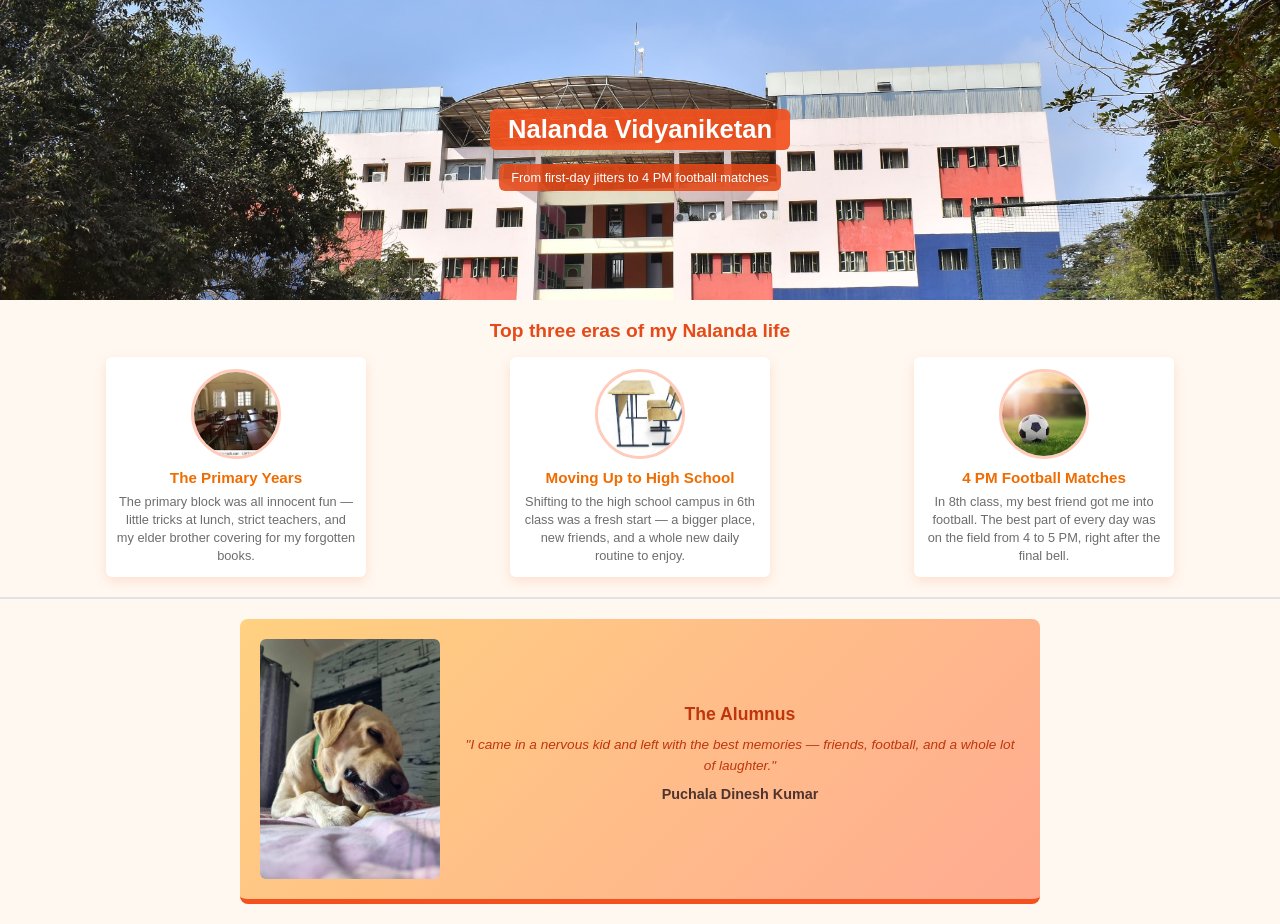
<file: solo_project_1/index.html>
<!DOCTYPE html>
<html lang="en">
<head>
    <meta charset="UTF-8">
    <meta name="viewport" content="width=device-width, initial-scale=1.0">
    <title>Nalanda Vidyaniketan</title>
    <link rel="icon" type="image/png" href="images/school-favicon.png">
    <link rel="stylesheet" href="style.css">
</head>
<body>

    <section class="hero">
        <img src="./images/nalanda.jpeg" alt="School">
        <div class="hero-text">
            <h1>Nalanda Vidyaniketan</h1>
            <p>From first-day jitters to 4 PM football matches</p>
        </div>
    </section>

    <section class="eras">
        <h2>Top three eras of my Nalanda life</h2>
        <div class="cards">
            <div class="card">
                <img src="./images/class-room.jpg" alt="Classroom">
                <h3>The Primary Years</h3>
                <p>The primary block was all innocent fun — little tricks at lunch, strict teachers, and my elder brother covering for my forgotten books.</p>
            </div>

            <div class="card">
                <img src="./images/two-chair-table.jpg" alt="Desks">
                <h3>Moving Up to High School</h3>
                <p>Shifting to the high school campus in 6th class was a fresh start — a bigger place, new friends, and a whole new daily routine to enjoy.</p>
            </div>

            <div class="card">
                <img src="./images/football.jpg" alt="Football">
                <h3>4 PM Football Matches</h3>
                <p>In 8th class, my best friend got me into football. The best part of every day was on the field from 4 to 5 PM, right after the final bell.</p>
            </div>
        </div>
    </section>

    <section class="alumnus">
        <div class="alumnus-box">
            <img src="./images/Rocky_SOLO_PROJECT.jpeg" alt="Rocky">
            <div>
                <h3>The Alumnus</h3>
                <p>"I came in a nervous kid and left with the best memories — friends, football, and a whole lot of laughter."</p>
                <p><strong>Puchala Dinesh Kumar</strong></p>
            </div>
        </div>
    </section>

</body>
</html>
</file>
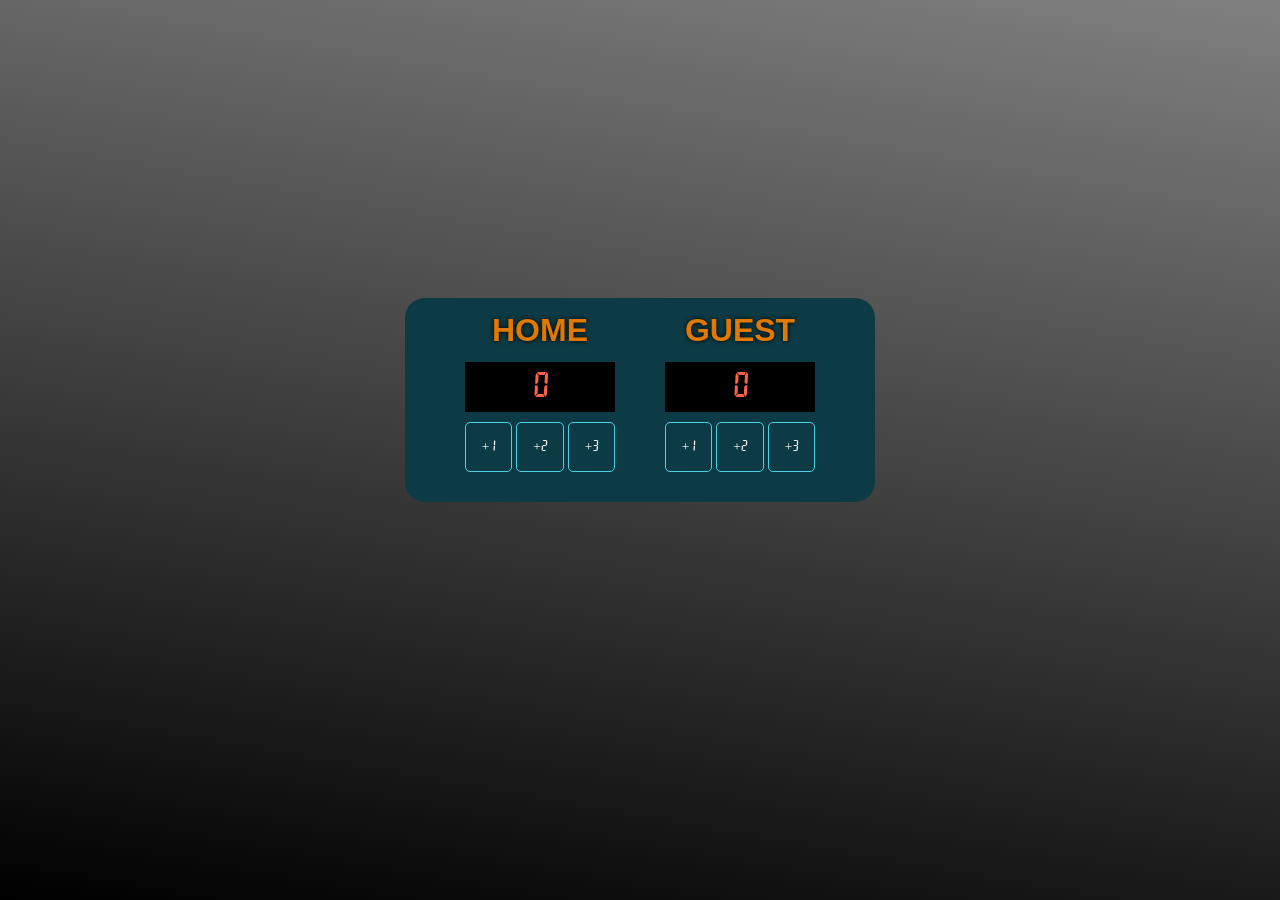
<file: solo_project_2/index.html>
<!DOCTYPE html>
<html>
    <head>
        <meta charset="UTF-8">
        <meta name="viewport" content="width=device-width, initial-scale=1.0">
        <title>Basketball Scoreboard</title>
        <link rel="shortcut icon" href="images/basketball-favicon.png" type="image/png">
        <link rel="stylesheet" href="index.css">
    </head>
    <body>
        <div class="container">
            <div class = "team-container">
                <h3 class = "title">HOME</h3>
                <div class = "score-box">
                    <h1 id = "home-score" class = "score">0</h1>
                </div>
                <div>
                    <button id = "home1">+1</button>
                    <button id = "home2">+2</button>
                    <button id = "home3">+3</button>
                </div>
            </div>
            <div class = "team-container">
                <h3 class = "title">GUEST</h3>
                <div class = "score-box">
                    <h1 id = "guest-score" class = "score">0</h1>
                </div>
                <div>
                    <button id = "guest1">+1</button>
                    <button id = "guest2">+2</button>
                    <button id = "guest3">+3</button>
                </div>
            </div>
        </div>
        <script src="index.js"></script>
    </body>
</html>
</file>
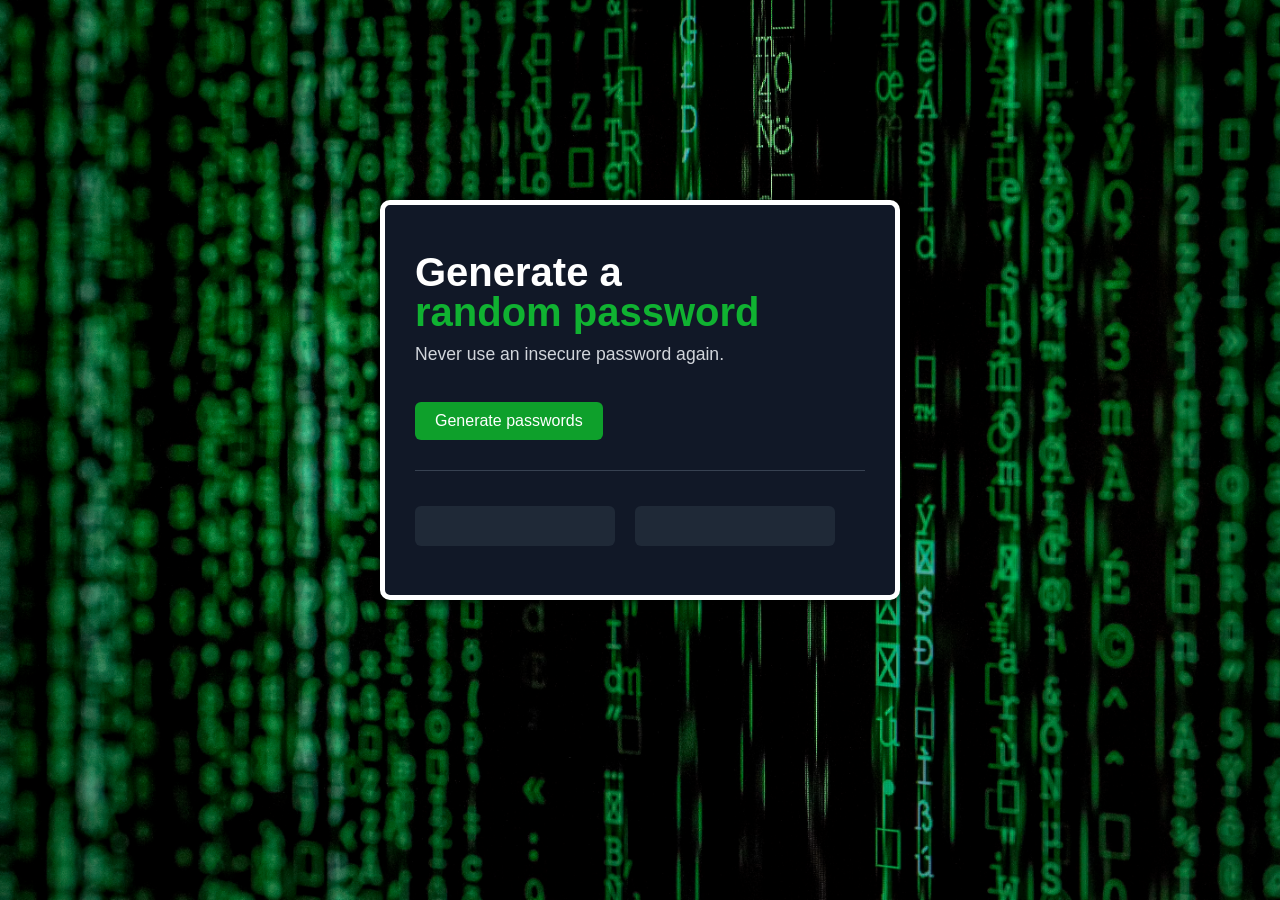
<file: solo_project_3/index.html>
<!DOCTYPE html>
<html lang="en">
<head>
  <meta charset="UTF-8">
  <meta name="viewport" content="width=device-width, initial-scale=1.0">
  <title>Password Generator</title>
  <link rel="icon" href="images/password-favicon.png" type="image/png"> 
  <link rel="stylesheet" href="./style.css">
  <script src="./script.js" defer></script>
</head>
<body>
  <div class = "container">
    <div class = "generator-card">
      <div class = "main">
        <h1 id = "title">Generate a <br><span id = "random-password-txt">random password</span></h1>
        <p id = "quote">Never use an insecure password again.</p>
        <button id = "generate-btn">Generate passwords</button>
      </div>
      <div class = "output-main">
        <p class = "output" id = "first"></p>
        <p class = "output" id = "second"></p>
      </div>
      
    </div>
  </div>
</body>
</html>
</file>
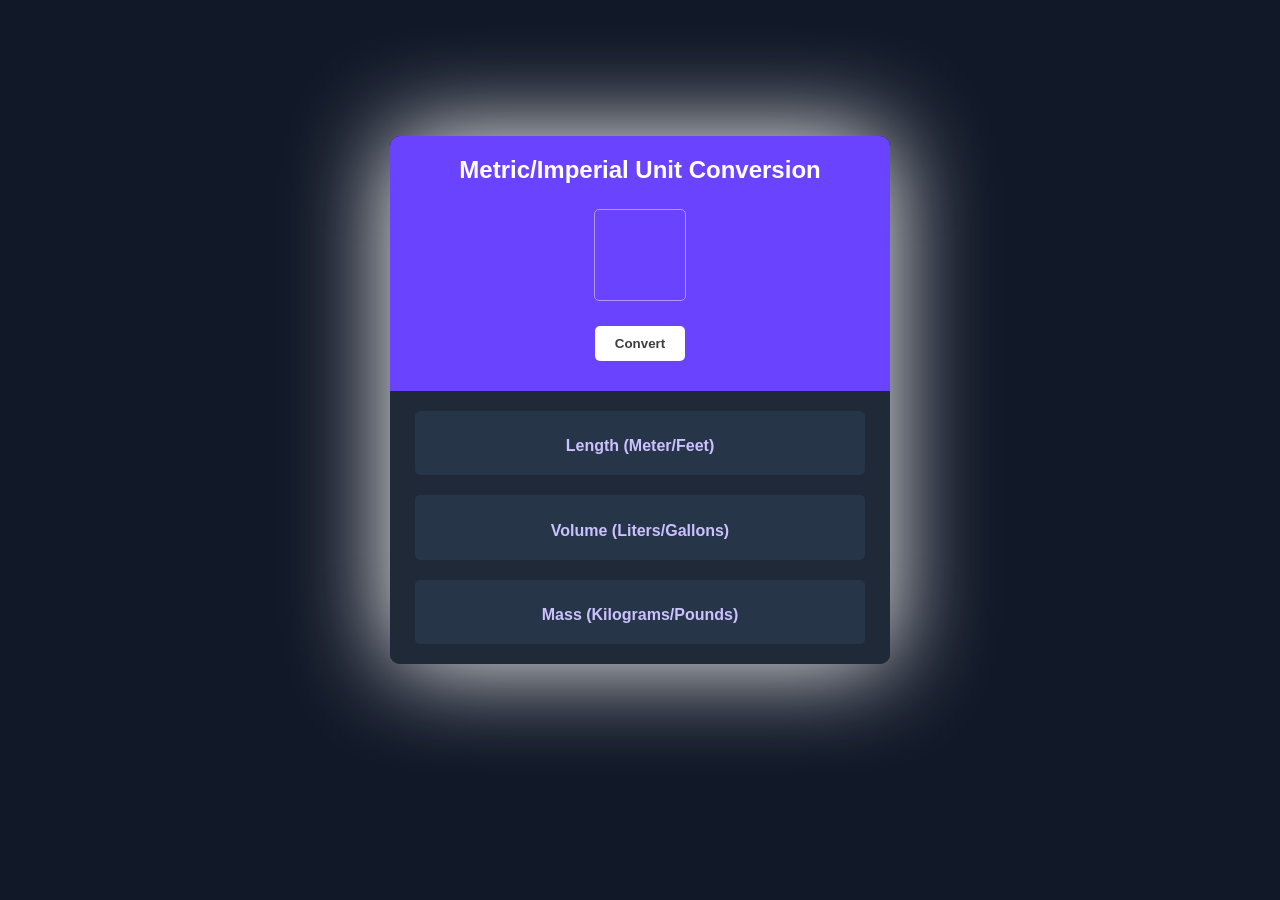
<file: solo_project_4/index.html>
<!DOCTYPE html>
<html lang="en">
<head>
  <meta charset="UTF-8">
  <meta name="viewport" content="width=device-width, initial-scale=1.0">
  <link rel="icon" href="images/convert-favicon.png" type="image/png">
  <link rel="stylesheet" href="./style.css">
  <script src="./script.js" defer></script>
  <title>Metric/Imperial Unit Conversion</title>
</head>
<body>
  <div class = "container">
    <div class = "header">
      <h2 id = "title">Metric/Imperial Unit Conversion</h2>
      <input id = "input" type="text" inputmode="numeric" pattern="[0-9]*" autocomplete="off"/>
      <button id = "convert-btn">Convert</button>
    </div>
    <div class = "main">
      <div class = "unit" id = "meter-feet">
        <h4 class = "unit-title">Length (Meter/Feet)</h4>
        <p class = "unit-measurements" id = "length-measurement"></p>
      </div>

      <div class = "unit" id = "liter-gallons">
        <h4 class = "unit-title">Volume (Liters/Gallons)</h4>
        <p class = "unit-measurements" id = "volume-measurement"></p>
      </div>

      <div class = "unit" id = "kilograms-pounds">
        <h4 class = "unit-title">Mass (Kilograms/Pounds)</h4>
        <p class = "unit-measurements" id = "mass-measurement"></p>
      </div>
    </div>
  </div>
</body>
</html>
</file>
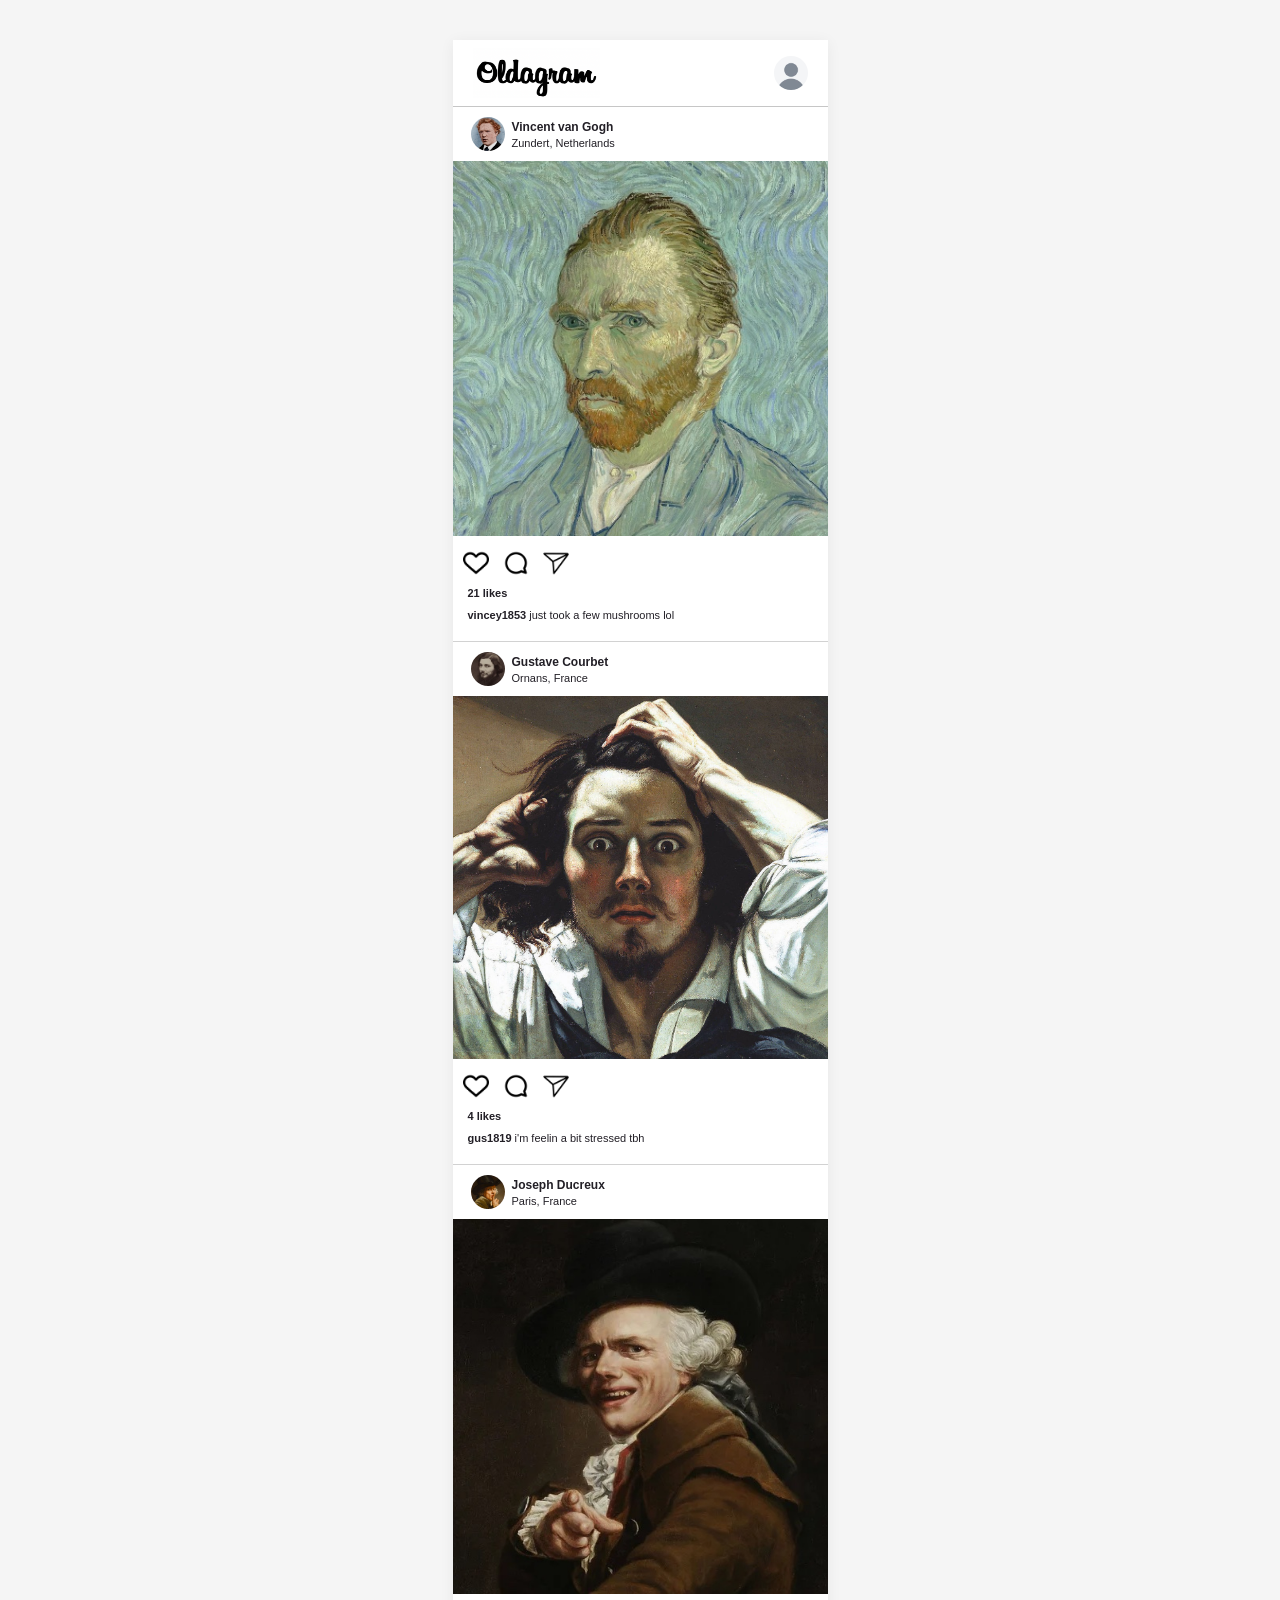
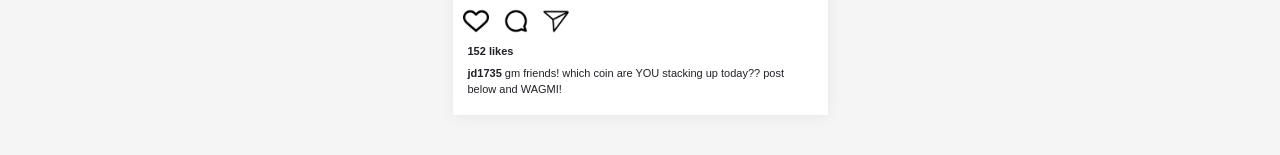
<file: solo_project_5/index.html>
<!DOCTYPE html>
<html lang="en">
  <head>
    <meta name="viewport" content="width=device-width, initial-scale=1">
    <meta charset="UTF-8" />
    <title>Oldagram</title>
    <link rel="shortcut icon" href="images/favicon-oldagram.png" sizes="96x96" type="image/png">
    <link rel="stylesheet" href="index.css" />
  </head>
  <body>
    <div class="app">
      <header class="site-header">
        <img src="images/logo.png" alt="Oldagram" class="logo" />
        <img
          src="images/user-avatar.jpg"
          alt="Profile picture"
          class="avatar"
        />
      </header>

      <main class="feed" id="posts-container">
      </main>
    </div>
    <script src="index.js"></script>
  </body>
</html>
</file>
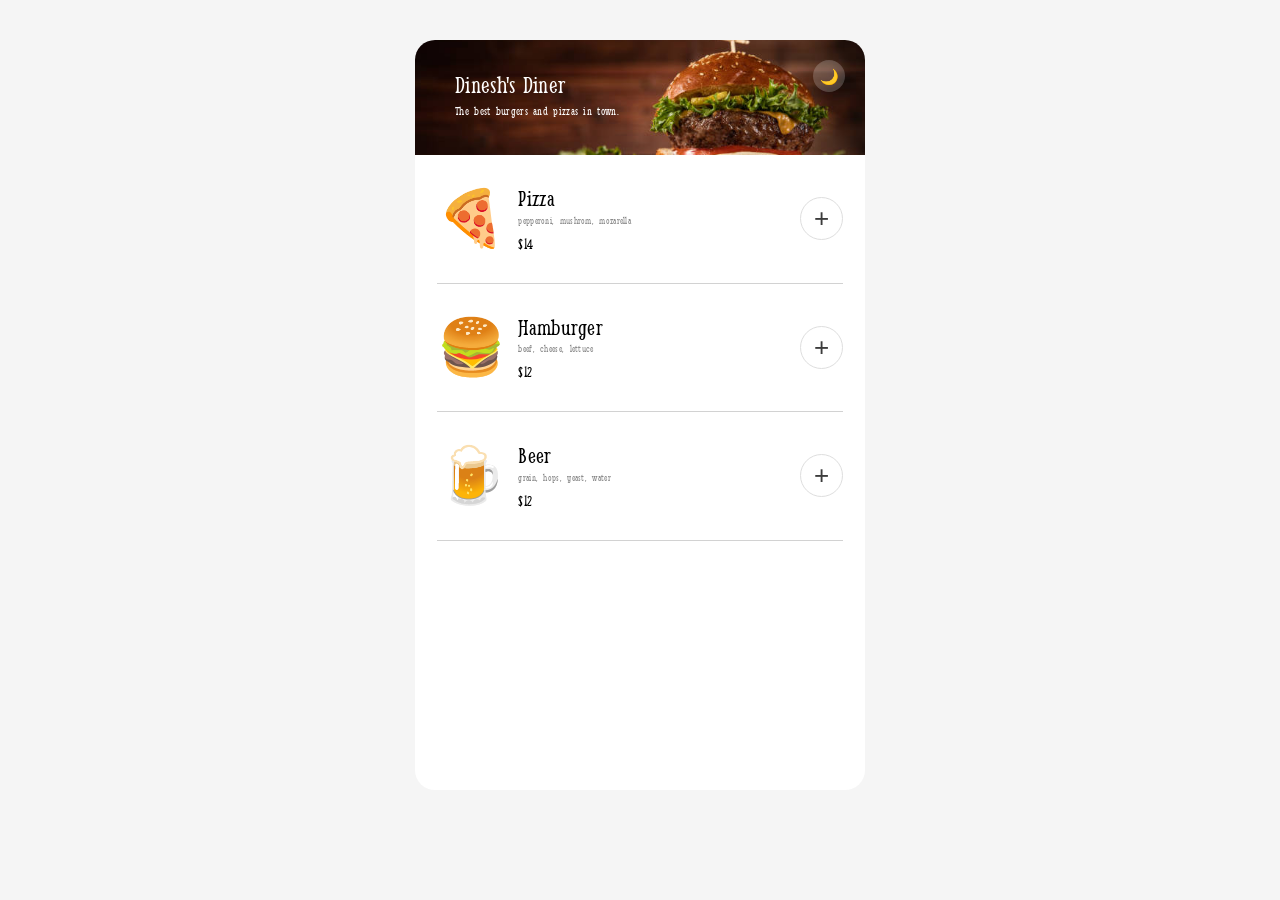
<file: solo_project_6/index.html>
<html>
  <head>
    <meta charset="UTF-8" />
    <title>Dinesh's Diner</title>
    <link rel="preconnect" href="https://fonts.googleapis.com" />
    <link rel="preconnect" href="https://fonts.gstatic.com" crossorigin />
    <link
      href="https://fonts.googleapis.com/css2?family=Smythe&display=swap"
      rel="stylesheet"
    />
    <link rel="icon" href="images/favicon-diner.png" type="image/png">
    <link rel="stylesheet" href="index.css" />
  </head>
  <body>
    <div class="app" id="app">
      <header class="hero">
        <h1 class="hero-title">Dinesh's Diner</h1>
        <p class="hero-subtitle">The best burgers and pizzas in town.</p>

        <button class="theme-btn" id="theme-btn" aria-label="Switch theme">
          🌙
        </button>
      </header>

      <main>
        <ul class="menu" id="menu"></ul>
        <section class="order hidden" id="order" aria-live="polite">
          <h2 class="order-title">Your order</h2>

          <ul class="order-list" id="order-list"></ul>

          <p class="discount hidden" id="discount">
            <span>Meal deal 🍕+🍺</span>
            <span id="discount-amount"></span>
          </p>

          <p class="total">
            <span>Total price:</span>
            <span id="total-price">$0</span>
          </p>

          <button class="btn" id="complete-order-btn">Complete order</button>
        </section>

        <section class="thanks hidden" id="thanks">
          <p class="thanks-messaage" id="thanks-message"></p>

          <p class="rating-label" id="rating-label">How was your experience?</p>
          <div class="stars" id="stars"></div>
        </section>
      </main>
    </div>

    <div class="modal-overlay hidden" id="modal-overlay">
      <form class="modal" id="payment-form">
        <h2 class="modal-title">Enter card details</h2>

        <input
          type="text"
          class="modal-input"
          id="name-input"
          placeholder="Enter your name"
          required
        />

        <input
          type="text"
          class="modal-input"
          id="card-input"
          placeholder="Enter card number"
          required
        />

        <input
          type="text"
          class="modal-input"
          id="cvv-input"
          placeholder="Enter CVV"
          required
        />

        <button class="btn" type="submit">Pay</button>
      </form>
    </div>

    <script src="index.js" type="module"></script>
  </body>
</html>
</file>
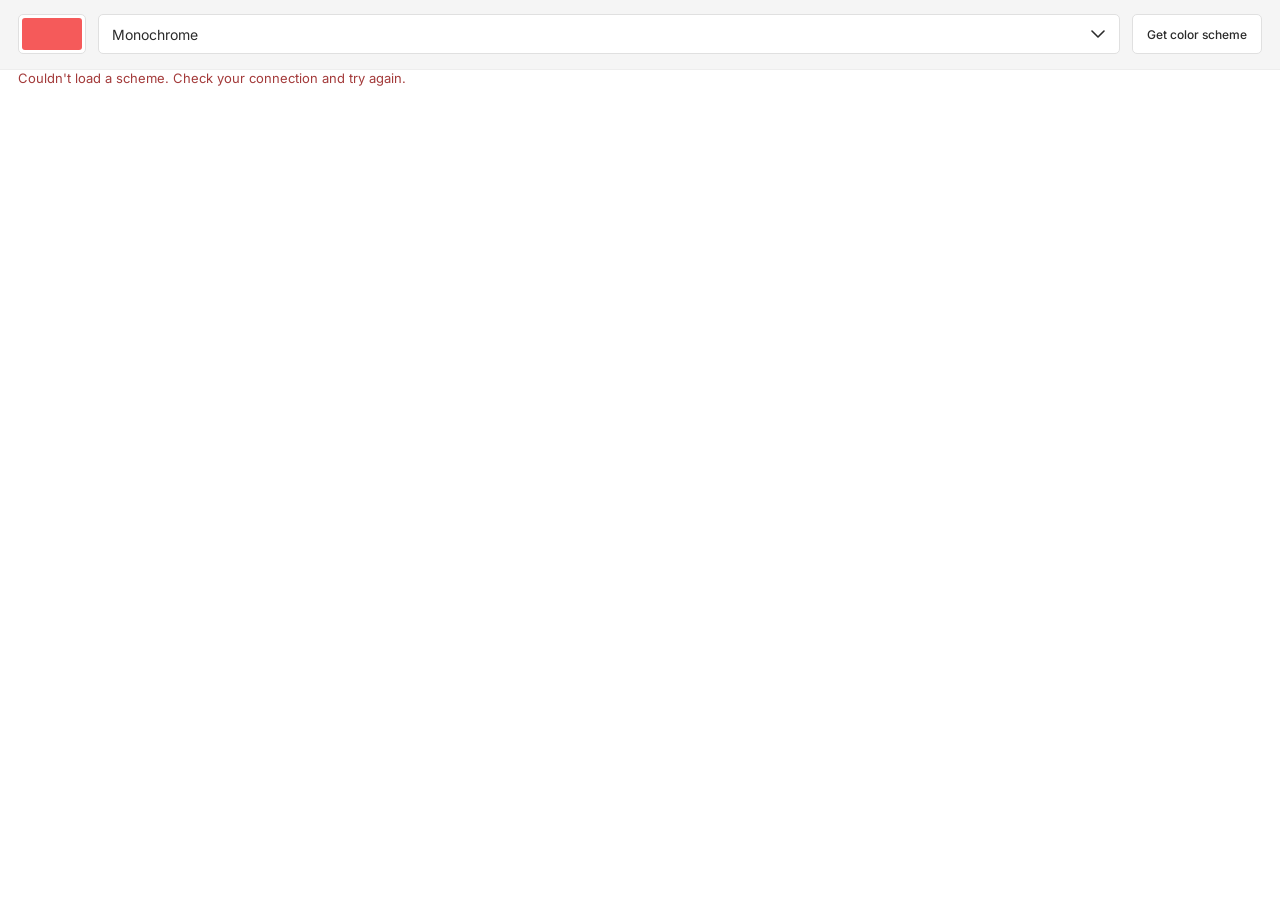
<file: solo_project_8/index.html>
<!DOCTYPE html>
<html lang="en">
    <head>
        <meta charset="UTF-8">
        <meta name="viewport" content="width=device-width, initial-scale=1.0">
        <title>Color Scheme Generator</title>
        <link rel="preconnect" href="https://fonts.googleapis.com">
        <link rel="preconnect" href="https://fonts.gstatic.com" crossorigin>
        <link href="https://fonts.googleapis.com/css2?family=Inter:ital,opsz,wght@0,14..32,100..900;1,14..32,100..900&display=swap" rel="stylesheet">
        <link rel="icon" href="images/favicon-color_palette.png" type="image/png">
        <link rel="stylesheet" href="./style.css">
    </head>

    <body>
        <header class="controls">

            <input 
            type="color" 
            class="color-input" 
            id="color-input"
            value="#f55a5a"
            aria-label="Seed color"> <!-- *Note: this always gives back a value like '#f55a5a' - lowercase, with a leading #. But API wants it WITHOUT #. -->

            <!-- *Note: There eight values come straight from the API docs - anything else returns 400(incase the API is not changed further) -->
            <select name="color-scheme" id="mode-select" class="mode-select" aria-label="Color scheme mode">
                <option value="monochrome">Monochrome</option>
                <option value="monochrome-dark">Monochrome Dark</option>
                <option value="monochrome-light">Monochrome Light</option>
                <option value="analogic">Analogic</option>
                <option value="complement">Complement</option>
                <option value="analogic-complement">Analogic Complement</option>
                <option value="triad">Triad</option>
                <option value="quad">Quad</option>
            </select>

            <button class="get-btn" id="get-scheme-btn">Get color scheme</button>

        </header>

        <p class="status" id="status" role="status"></p>

        <!-- filled in by script.js -->
        <main class="scheme" id="scheme"></main>

        <script src="./script.js"></script>
    </body>
</html>
</file>
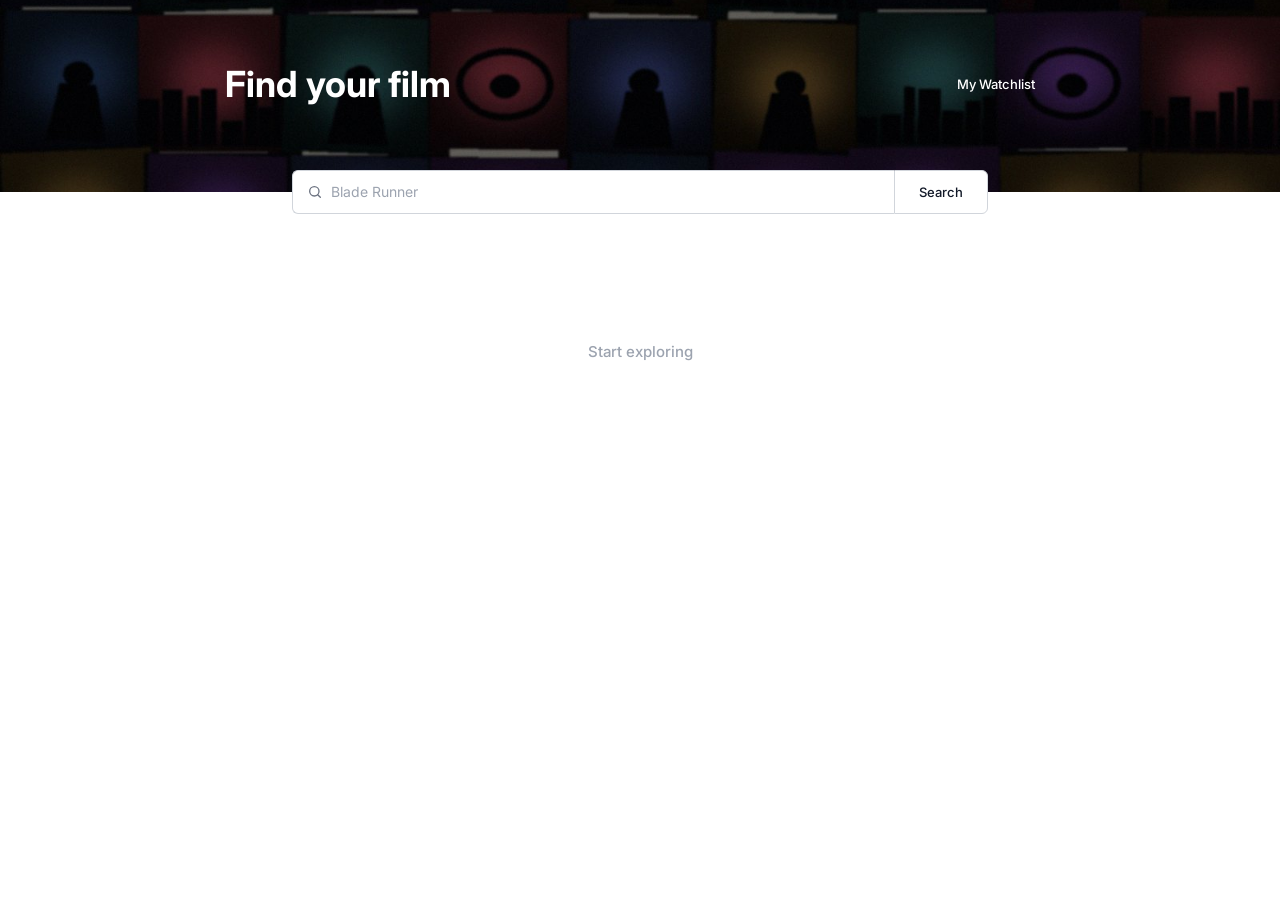
<file: solo_project_9/index.html>
<!DOCTYPE html>
<html lang="en">
    <head>
        <meta charset="UTF-8">
        <meta name="viewport" content="width=device-width, initial-scale=1.0">
        <link rel="icon" href="./images/favicon-bookmark.png" type="images/png">
        <title>Find your film</title>
        <link rel="preconnect" href="https://fonts.googleapis.com">
        <link rel="preconnect" href="https://fonts.gstatic.com" crossorigin>
        <link href="https://fonts.googleapis.com/css2?family=Inter:wght@400;500;700&display=swap" rel="stylesheet">
        <link rel="stylesheet" href="./style.css">
    </head>
    <body>
        <header class="hero">
            <h1 class="hero-title">Find your film</h1>
            <a href="./watchlist.html" class="hero-link">My Watchlist</a>
        </header>

        <form class="search" id="search-form">
            <input 
            type="text"
            id="search-input"
            class="search-input"
            placeholder="Blade Runner"
            autocomplete="off"
            aria-label="Search for a film">
            <button class="search-btn" type="submit">Search</button>
        </form>

        <main class="container">
            <p class="placeholder" id="placeholder">Start exploring</p>
            <ul class="movie-list" id="results"></ul>
        </main>

        <!-- movies.js must lead first - index.js uses what it defines -->
        <script src="./movies.js"></script>
        <script src="./index.js"></script>
    </body>
</html>
</file>
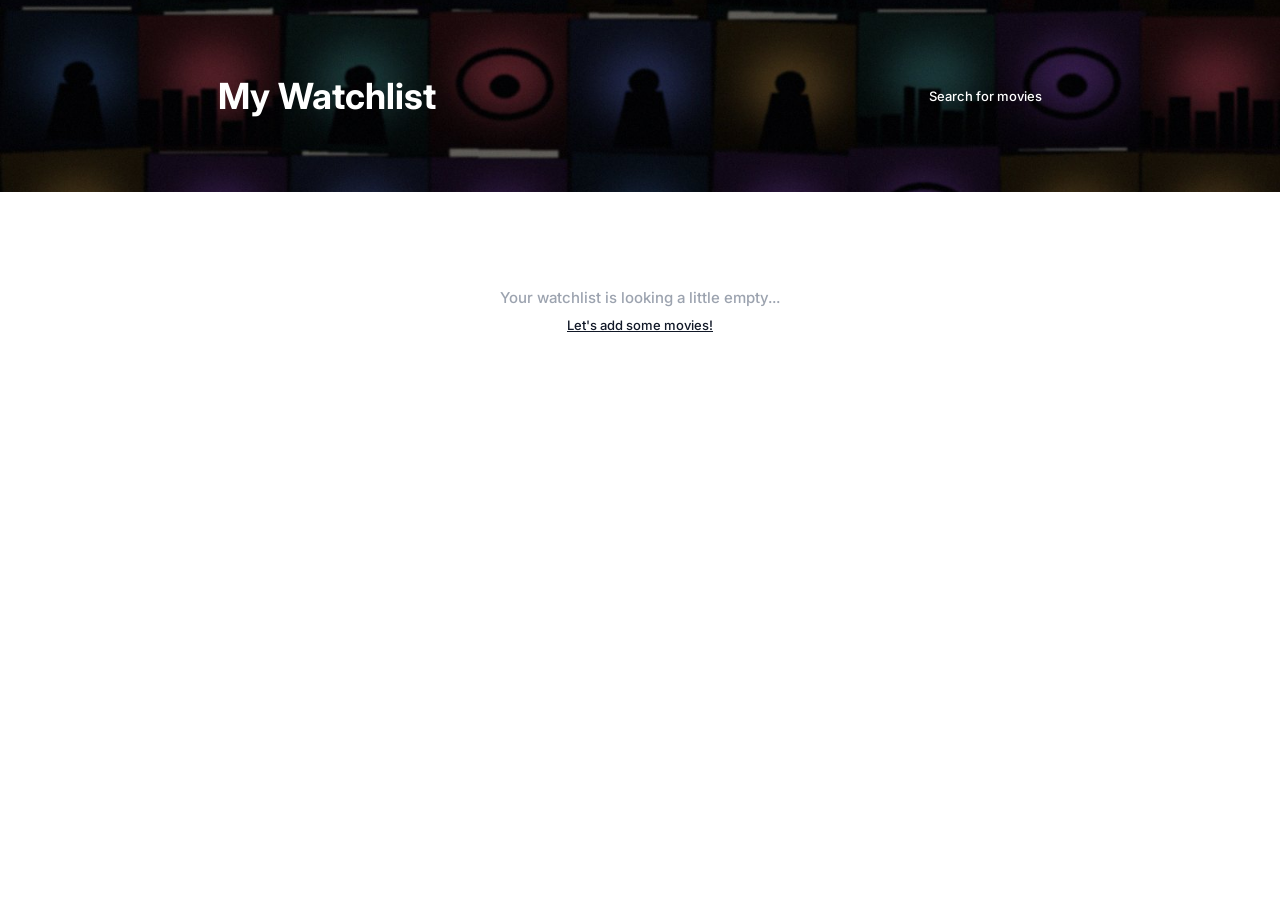
<file: solo_project_9/watchlist.html>
<!DOCTYPE html>
<html lang="en">
    <head>
        <meta charset="UTF-8">
        <meta name="viewport" content="width=device-width, initial-scale=1.0">
        <link rel="icon" href="./images/favicon-bookmark.png" type="images/png">
        <title>My Watchlist</title>
        <link rel="preconnect" href="https://fonts.googleapis.com">
        <link rel="preconnect" href="https://fonts.gstatic.com" crossorigin>
        <link href="https://fonts.googleapis.com/css2?family=Inter:wght@400;500;700&display=swap" rel="stylesheet">
        <link rel="stylesheet" href="./style.css">
    </head>

    <body>
        <header class="hero hero-short">
            <h1 class="hero-title">My Watchlist</h1>
            <a href="./index.html" class="hero-link">Search for movies</a>
        </header>

        <main class="container">
            <div class="placeholder hidden" id="empty">
                <p>Your watchlist is looking a little empty...</p>
                <a href="./index.html" class="placeholder-link">Let's add some movies!</a>
            </div>

            <ul class="movie-list" id="watchlist"></ul>
        </main>

        <script src="./movies.js"></script>
        <script src="./watchlist.js"></script>
    </body>
</html>
</file>
<file: solo_project_1/style.css>
* {
    margin: 0;
    padding: 0;
    box-sizing: border-box;
}

body {
    font-family: Arial, sans-serif;
    color: #4a4a4a;
    background: #fff8f0;
}

.hero {
    position: relative;
    height: 300px;
    overflow: hidden;
}

.hero img {
    width: 100%;
    height: 100%;
    object-fit: cover;
    opacity: 1;
}

.hero-text {
    position: absolute;
    top: 50%;
    left: 50%;
    transform: translate(-50%, -50%);
    text-align: center;
    color: white;
    width: 90%;
    display: flex;
    flex-direction: column;
    align-items: center;
}

.hero-text h1 {
    font-size: 1.6rem;
    margin-bottom: 8px;
    background: rgba(244, 81, 30, 0.92);
    padding: 6px 18px;
    display: inline;
    border-radius: 6px;
}

.hero-text p {
    font-size: 0.8rem;
    background: rgba(230, 74, 25, 0.88);
    padding: 6px 12px;
    display: inline;
    border-radius: 6px;
    margin-top: 6px;
}

.eras {
    padding: 20px 10px;
    background: #fff8f0;
    text-align: center;
    border-bottom:2px solid #e3e3e3;
}

.eras h2 {
    font-size: 1.2rem;
    margin-bottom: 15px;
    color: #e64a19;
}

.cards {
    display: flex;
    justify-content: space-around;
    gap: 12px;
    flex-wrap: nowrap;
    max-width: 1200px;
    margin: 0 auto;
}

.card {
    background: white;
    padding: 12px 10px;
    border-radius: 6px;
    box-shadow: 0 4px 12px rgba(244, 81, 30, 0.15);
    flex: 1;
    max-width: 260px;
}

.card img {
    width: 90px;
    height: 90px;
    border-radius: 50%;
    border: 3px solid #ffccbc;
    display: block;
    margin: 0 auto 10px;
    object-fit: cover;
}

.card h3 {
    font-size: 0.95rem;
    margin-bottom: 6px;
    line-height: 1.2;
    color: #ef6c00;
}

.card p {
    font-size: 0.8rem;
    color: #6d6d6d;
    line-height: 1.4;
}

.alumnus {
    padding: 20px 10px;
    background: #fff8f0;
}

.alumnus-box {
    max-width: 800px;
    margin: 0 auto;
    display: grid;
    grid-template-columns: 180px 1fr;
    gap: 20px;
    align-items: center;
    background: linear-gradient(135deg, #ffd180, #ffab91);
    padding: 20px;
    border-radius: 8px;
    text-align: center;
    border-bottom: 5px solid #f4511e;
}

.alumnus-box img {
    width: 100%;
    border-radius: 6px;
}

.alumnus-box h3 {
    font-size: 1.1rem;
    margin-bottom: 10px;
    color: #bf360c;
}

.alumnus-box p {
    font-size: 0.9rem;
    line-height: 1.5;
    margin-bottom: 8px;
    color: #4e342e;
}

.alumnus-box p:first-of-type {
    font-style: italic;
    color: #bf360c;
    font-size: 0.85rem;
}

.alumnus-box p strong {
    color: #4e342e;
}
</file>
<file: solo_project_2/index.css>
@font-face{
    font-family: "Seven Segment";
    src: url("./fonts/Seven Segment.ttf") format('truetype');
}

body {
    background: linear-gradient(10deg, black, gray);
    margin: 0;
    height: 100vh;
    display: flex;
    justify-content: center;
    align-items: center;
    text-align: center;
    color: white;
}

.container {
    margin-bottom: 100px;
    width: 400px;
    display: flex;
    justify-content: space-around;
    background-color: #0d3b45;
    padding: 10px 35px 30px 35px;
    border-radius: 20px;
}

button{
    color: inherit;
    background-color: transparent;
    padding: 1rem;
    border: 1px solid #4dd0e1;
    border-radius: 5px;
}

.title{
    color: #e17800;
    font-family: sans-serif;
    line-height: 1.4;
    font-size:xx-large;
    font-weight: 900;
    margin: 0;
    text-shadow: 0px 0px 5px black;
}

.score, button{
    font-family: "Seven Segment";
}

.score{
    margin: 0;
    line-height: 2;
    font-size:xx-large;
    font-weight: 400;
    color: tomato;
}

.score-box{
    margin: 10px 0;
    background: black;
    padding: 10px auto;
    height: 50px;
    display: flex;
    justify-content: center;
    align-items: center;
}

.winningTeam{
    color: #00e676;
}
</file>
<file: solo_project_3/style.css>
body{
  font-family: 'Inter', 'Roboto', 'Helvetica Neue', sans-serif;
  color: white;
  margin: 0;
}

.container{
  background-image: url("images/decoration-image.avif");
  background-size: cover;
  display: flex;
  height: 100vh;
  justify-content: center;
  align-items: center;
}

.generator-card{
  border: 5px solid white;
  background-color: #111827;
  border-radius: 10px;
  box-shadow: 0px 4px 6px rgba(0, 0, 0, 0.5), 0px -4px 6px rgba(0, 0, 0, 0.5);
  padding: 20px 30px;
  height: 350px;
  width: 450px;
  margin-bottom: 100px;
}

#title{
  font-size: 40px;
  font-weight: 800;
  margin-bottom: 12px;
  line-height: 1;
}

#random-password-txt{
  color: #10b231;
}

#quote{
  margin-top: 0;
  color: #D1D5DB;
  font-size: 1.1rem;
  font-weight: 100;
}

#generate-btn{
  margin-top: 20px;
  padding: 10px 20px;
  background-color: #0ea02b;
  color: white;
  font-size: 1rem;
  font-weight: 500;
  border-radius: 6px;
  border: none;
}

#generate-btn:hover{
  background-color: #0a7620;
}

#generate-btn:active{
  background-color: #0a7620d9;
}

.main{
  border-bottom: 1px solid #374151;
  padding-bottom: 30px;
}

.output{
  display: inline;
  background-color: #1F2937;
  color: #0ea02b;
  font-size: 15px;
  font-weight: 500;
  border-radius: 6px;
  width: 200px;
  height: 40px;
  text-align: center;
  padding-top: 10px;
  box-sizing: border-box;
}

.output-main{
  height: 50px;
  display: flex;
  justify-content: start;
  gap: 20px;
  margin-top: 20px;
}
</file>
<file: solo_project_4/style.css>
body{
  margin: 0;
  box-sizing: border-box;
  display: flex;
  justify-content: center;
  align-items: center;
  height: 100vh;
  padding-bottom: 100px;
  font-family: "Inter", "Helvetica Neue", Helvetica, Arial, sans-serif;
  background-color: rgb(17, 24, 39);
}

.container{
  display: flex;
  justify-content: center;
  align-items: center; 
  margin: 0;
  flex-direction: column;
  width: 500px;
  box-shadow: 0 0 100px white;
  border-radius: 10px;
}

.header{
  width: 100%;
  display: flex;
  justify-content: center;
  align-items: center;
  flex-direction: column;
  color: white;
  background-color: rgb(105, 67, 255);
  border-radius: 10px 10px 0 0;
}

.main{
  width: 100%;
  text-align: center;
  background-color: rgb(31, 41, 55);
  color: rgb(204, 193, 255);
  border-radius: 0px 0px 10px 10px;
}

.unit{
  margin: 20px auto;
  width: 90%;
  background-color: rgb(39, 53, 73);
  border-radius: 5px;
  padding: 5px 0 5px 0px;
}

#convert-btn{
  background: white;
  color: rgb(61, 61, 61);
  font-weight: bold;
  padding: 10px 20px;
  border: none;
  border-radius: 5px;
  margin-bottom: 30px;
}

#input{
  padding: 5px 5px;
  height: 80px;
  width: 80px;
  max-width: 90%;
  background: inherit;
  border: 1px solid rgb(178, 149, 255);
  border-radius: 5px;
  margin-bottom: 25px;
  margin-top: 5px;
  color: white;
  font-size: 40px;
  font-weight: 900;
  text-align: center;
  outline: none;
}

.unit-measurements{
  font-size: 15px;
  color: rgb(228, 230, 232);
  font-weight: 200;
  margin-top: 10px;
}

.unit-title{
  margin-bottom: 0px;
}
</file>
<file: solo_project_5/index.css>
*{
    box-sizing: border-box;
}

html, body{
    margin: 0;
    padding: 0;
}

body{
    padding: 40px 0px;
    background-color: whitesmoke;
    font-family: "Inter", "Helvetica Neue", sans-serif;
    color: #221f26;
}

.app{
    width: 375px;
    margin: 0 auto;
    background-color: #ffffff;
    overflow: hidden;
    box-shadow: 0 2px 14px rgba(0, 0, 0, 0.06);
}

.site-header{
    display: flex;
    align-items: center;
    justify-content: space-between;
    padding: 12px 20px;
    border-bottom: 1px solid #C6C6C6;
    height: 67px;
}

.logo{
    width: 127px;
    height: 50px;
}

.avatar{
    width: 34px;
    height: 34px;
    border-radius: 50%;
    object-fit: cover;
}

.post{
    border-bottom: 1px solid #d2d2d2;
}

.post:last-child{
    border-bottom: none;
}

.post-header{
    display: flex;
    align-items: center;
    gap: 7px;
    padding: 10px 18px;
}

.post-name{
    font-size: 12px;
    font-weight: bold;
    margin: 0;
}

.post-location{
    font-size: 11px;
    margin: 3px 0 0 0;
}

.post-photo-wrapper{
    position: relative;
}

.post-photo{
    display: block;
    width: 100%;
    background-color: #f0f0f0;
}

.post-icons{
    display: flex;
    gap: 14px;
    padding: 14px 20px 8px 10px;
}

.icon-button{
    background-color: white;
    border: none;
    padding: 0;
    line-height: 0;
    cursor: pointer;
    transition: transform 0.15s ease, opacity 0.15s ease;
}

.icon-button img{
    width: 26px;
    height: 26px;
    display: block;
}

.icon-button:hover{
    transform: scale(1.2);
    opacity: 0.55;
}

.icon-button:active{
    transform: scale(0.9);
}

.post-footer{
    padding: 3px 20px 18px 15px;
}

.post-likes{
    font-size: 11px;
    font-weight: 700;
    margin: 0 0 9px 0;
}

.post-caption{
    font-size: 11px;
    line-height: 1.4;
    margin: 0;
}

.post-username{
    font-weight: 700;
}

.post-big-heart{
    position: absolute;
    top: 50%;
    left: 50%;
    width: 110px;
    height: 110px;
    margin: -55px 0 0 -55px;
    opacity: 0;
}

.post-big-heart-pop{
    animation: heart-pop 0.9s ease;
}

@keyframes heart-pop{
    0% { opacity: 0; transform: scale(0.4);}
    25% { opacity: 1; transform: scale(1.15);}
    45% { opacity: 1; transform: scale(1);}
    100% { opacity: 0; transform: scale(1);}
}
</file>
<file: solo_project_6/index.css>
* {
    box-sizing: border-box;
}

body {
    margin: 0;
    padding: 40px 0;
    background-color: #f5f5f5;
    font-family: Verdana, Geneva, sans-serif;
    color: #000000;
}

.app {
    border-radius: 20px;
    width: 450px;
    margin: 0 auto;
    background-color: #ffffff;
    min-height: 750px;
}

.hidden {
    display: none;
}

.hero {
    font-family: "Smythe", Verdana, sans-serif;
    border-top-left-radius: 20px;
    border-top-right-radius: 20px;
    line-height: 1.2;
    word-spacing: 3px;
    letter-spacing: 0.3px;
    position: relative;
    height: 115px;
    padding: 30px 40px;
    color: #ffffff;
    background-color: #47342a;
    background-image:url("images/hero-background.jpg");
    background-size: cover;
    background-position: center;
}

.hero-title {
    font-size: 25px;
    font-weight: 400;
    margin: 0;
}

.hero-subtitle {
    font-size: 12px;
    margin: 4px 0 0 0;
}

.theme-btn {
    position: absolute;
    top: 20px;
    right: 20px;
    width: 32px;
    height: 32px;
    font-size: 15px;
    line-height: 1;
    cursor: pointer;
    border: none;
    border-radius: 50%;
    background-color: rgba(255, 255, 255, 0.20);
    transition: transform 0.15s ease, background-color 0.15s ease;
}

.theme-btn:hover {
    transform: scale(1.12);
    background-color: rgba(255, 255, 255, 0.45);
}

.menu {
    list-style: none;
    margin: 0;
    padding: 0 22px;
}

.menu-item {
    font-family: "Smythe", Verdana, sans-serif;
    line-height: 1.2;
    word-spacing: 3px;
    letter-spacing: 0.3px;
    display: flex;
    align-items: center;
    gap: 12px;
    padding: 30px 0;
    border-bottom: 1px solid #D2D2D2;
}

.menu-item-emoji {
    font-size: 55px;
    line-height: 1;
}

.menu-item-info {
    flex-grow: 2;
}

.menu-item-name {
    font-size: 23px;
    font-weight: 500;
    margin: 0;
}

.menu-item-ingredients {
    font-size: 10px;
    color: #8B8B8B;
    margin: 2px 0 0 0;
}

.menu-item-price {
    font-size: 15px;
    margin: 8px 0 0 0;
}

.add-btn {
    width: 43px;
    height: 43px;
    justify-self: end;
    border: 1px solid #DEDEDE;
    border-radius: 50%;
    background-color: #ffffff;
    color: #3C3C3C;
    font-size: 26px;
    cursor: pointer;
    transition: transform 0.15s ease, background-color 0.15s ease, color 0.15s ease;
}

.add-btn:hover {
    transform: scale(1.1);
    background-color: #16DB99;
    color: #ffffff;
}

.add-btn:active {
    transform: scale(0.94);
}

.order {
    padding: 0 30px 30px 30px;
    font-family: "Smythe", Verdana, sans-serif;
    line-height: 1.2;
    word-spacing: 3px;
    letter-spacing: 0.3px;
}

.order-title {
    font-size: 28px;
    font-weight: 400;
    text-align: center;
    margin: 28px 0 20px 0;
}

.order-list {
    list-style: none;
    margin: 0;
    padding: 0;
}

.order-item {
    display: flex;
    justify-content: space-between;
    margin-bottom: 12px;
}

.order-item-name {
    font-family: "Smythe", Verdana, sans-serif;
    font-size: 24px;
}

.remove-btn {
    border: none;
    background: none;
    padding: 0;
    margin-left: 8px;
    font-family: Verdana, Geneva, sans-serif;
    font-size: 12px;
    color: #8B8B8B;
    cursor: pointer;
    transition: color 0.15s ease;
}

.remove-btn:hover {
    color: #BB0000;
    text-decoration: underline;
}

.order-item-price {
    font-size: 15px;
}

.discount {
    display: flex;
    justify-content: space-between;
    font-size: 13px;
    color: #16A67A;
    margin: 14px 0 0 0;
}

.total {
    display: flex;
    justify-content: space-between;
    align-items: baseline;
    margin: 0;
    padding-top: 16px;
    border-top: 1px solid #393333;
}

.total span:first-child {
    font-family: "Smythe", Verdana, sans-serif;
    font-size: 25px;
}

.total span:last-child {
    font-size: 14px;
}

.btn {
    display: block;
    width: 100%;
    margin-top: 24px;
    padding: 15px;
    border: none;
    border-radius: 3px;
    background-color: #16DB99;
    color: #ffffff;
    font-family: Verdana, Geneva, sans-serif;
    font-size: 13px;
    font-weight: 700;
    cursor: pointer;
    transition: background-color 0.15s ease;
}

.btn:hover {
    background-color: #10B87F;
}

.thanks {
    margin: 30px 22px;
    padding: 24px 18px;
    background-color: #ECFDF5;
    text-align: center;
}

.thanks-message {
    font-family: "Smythe", Verdana, sans-serif;
    font-size: 20px;
    color: #065F46;
    margin: 0;
}

.rating-label {
    font-size: 11px;
    color: #065F46;
    margin: 18px 0 8px 0;
}

.stars {
    display: flex;
    justify-content: center;
    gap: 4px;
}

.star-btn {
    border: none;
    background: none;
    padding: 0 2px;
    font-size: 22px;
    line-height: 1;
    cursor: pointer;
    filter: grayscale(1);
    transition: transform 0.15s ease, filter 0.15s ease;
}

.star-btn:hover {
    transform: scale(1.2);
}

.star-btn.filled {
    filter: none;
}

.modal-overlay {
    position: fixed;
    top: 0;
    left: 0;
    width: 100%;
    height: 100%;
    background-color: rgba(255, 255, 255, 0.6);
    display: flex;
    align-items: center;
    justify-content: center;
}

.modal-overlay.hidden {
    display: none;
}

.modal {
    width: 320px;
    padding: 30px 25px;
    background-color: #ffffff;
    border-radius: 3px;
    box-shadow: 0 4px 16px rgba(0, 0, 0, 0.25);
}

.modal-title {
    font-family: Verdana, Geneva, sans-serif;
    font-size: 16px;
    text-align: center;
    margin: 0 0 22px 0;
}

.modal-input {
    display: block;
    width: 100%;
    margin-bottom: 10px;
    padding: 13px 12px;
    border: 1px solid #757575;
    border-radius: 3px;
    font-family: Verdana, Geneva, sans-serif;
    font-size: 12px;
}

.modal-input::placeholder {
    color: #757575;
}

.app.theme-dark {
    background-color: #1F2430;
    color: #F2F2F2;
}

.theme-dark .menu-item {
    border-bottom-color: #3A4152;
}

.theme-dark .menu-item-ingredients {
    color: #9AA3B2;
}

.theme-dark .add-btn {
    background-color: #2A3140;
    border-color: #3A4152;
    color: #F2F2F2;
}

.theme-dark .total {
    border-top-color: #3A4152;
}

.theme-dark .thanks {
    background-color: #14352B;
}

.theme-dark .thanks-message,
.theme-dark .rating-label {
    color: #6EE7B7;
}
</file>
<file: solo_project_8/style.css>
*,
*::before,
*::after {
    box-sizing: border-box;
}

html,
body {
    height: 100%;
}

body {
    margin: 0;
    display: flex;
    flex-direction: column;
    font-family: "Inter", "Helvetica Neue", Arial, sans-serif;
    color: #2B2B2B;
    background-color: #FFFFFF;
}

.controls {
    display: flex;
    align-items: center;
    gap: 0.75rem;
    flex-wrap: wrap;
    padding: 0.9rem 1.1rem;
    border-bottom: 1px solid #EDEDED;
    background-color: #F5F5F5;
}

.color-input {
    flex-shrink: 0;
    width: 4.25rem;
    height: 2.5rem;
    padding: 0;
    border: 1px solid #E0E0E0;
    border-radius: 5px;
    background-color: white;
    cursor: pointer;
}

/* the browser wraps the swatch in its own padded box - strip it back
   so the colour fills the control like it does in the design */
.color-input::-webkit-color-swatch-wrapper {
    padding: 3px;
}

.color-input::-webkit-color-swatch {
    border: none;
    border-radius: 3px;
}

.color-input::-moz-color-swatch {
    border: none;
    border-radius: 3px;
}

.mode-select {
    flex-grow: 1;
    min-width: 10rem;
    height: 2.5rem;
    padding: 0 2.25rem 0 0.85rem;
    border: 1px solid #E0E0E0;
    border-radius: 5px;
    background-color: #FFFFFF;
    font-family: inherit;
    font-size: 0.875rem;
    color: #2B2B2B;
    cursor: pointer;

    /* drop the native arrow and draw our own drop-down symbol(svg) on the right */
    appearance: none;
    background-image: url("images/drop-down.svg");
    background-repeat: no-repeat;
    background-position: right 0.85rem center;
}

.get-btn {
    flex-shrink: 0;
    height: 2.5rem;
    padding: 0 0.9rem;
    border: 1px solid #E0E0E0;
    border-radius: 5px;
    background-color: #FFFFFF;
    font-family: inherit;
    font-size: 0.75rem;
    font-weight: 500;
    color: #2B2B2B;
    cursor: pointer;
    transition: background-color 0.15s ease, border-color 0.15s ease;
}

.get-btn:hover {
    background-color: #F5F5F5;
    border-color: #CFCFCF;
}

.get-btn:disabled {
    opacity: 0.55;
    cursor: wait;
}

.status {
    margin: 0;
    padding: 0 1.1rem;
    font-size: 0.8125rem;
    color: #A33A3A;
}

.status:empty {
    display: none;
}

.scheme {
    flex: 1;
    display: flex;
    min-height: 0;
}

.swatch {
    flex: 1;
    display: flex;
    flex-direction: column;
}

.swatch__color {
    flex: 1;
}

.swatch__hex {
    height: 4rem;
    border: none;
    background: none;
    font-family: inherit;
    font-size: 0.75rem;
    letter-spacing: 0.03em;
    color: #2B2B2B;
    cursor: pointer;
    transition: background-color 0.15s ease;
}

.swatch__hex:hover {
    background-color: #F3F3F3;
}

@media (max-width: 640px) {

    .scheme {
        flex-direction: column;
    }

    .swatch {
        flex-direction: row;
        align-items: stretch;
    }

    .swatch__hex {
        flex-shrink: 0;
        width: 7rem;
        height: auto;
        border-left: 1px solid #EDEDED;
    }

    .get-btn {
        flex-grow: 1;
    }
}
</file>
<file: solo_project_9/style.css>
*,
*::before,
*::after {
    box-sizing: border-box;
}

body {
    margin: 0;
    font-family: "Inter", "Helvetica Neue", Arial, sans-serif;
    color: #111827;
    background-color: white;
}

.hidden {
    display: none;
}

.container {
    max-width: 46rem;
    margin: 0 auto;
    padding: 2rem 1.25rem 0 1.25rem;
}

.hero {
    display: flex;
    align-items: center;
    justify-content: space-around;
    gap: 1rem;
    height: 12rem;
    padding: 1.5rem 0 3rem 0;
    background-color: #1F2430;
    background-image: url("./images/header.jpg");
    background-size: cover;
    background-position: center;
}

.hero-short {
    padding-bottom: 1.5rem;
}

.hero-title {
    margin: 0 0 0 -20px;
    font-size: 2.25rem;
    font-weight: 700;
    color: #FFFFFF;
}

.hero-link {
    flex-shrink: 0;
    font-size: 0.8125rem;
    font-weight: 500;
    color: #FFFFFF;
    text-decoration: none;
}

.hero-link:hover {
    text-decoration: underline;
}

.search {
    display: flex;
    max-width: 46rem;
    margin: -1.4rem auto 2rem auto;
    padding: 0 1.25rem;
}

.search-input {
    flex-grow: 1;
    min-width: 0;
    height: 2.75rem;
    padding: 0 0.9rem 0 2.4rem;
    border: 1px solid #D1D5DB;
    border-right: none;
    border-radius: 6px 0 0 6px;
    background-color: #FFFFFF;
    background-image: url("./images/search-icon.svg");
    background-repeat: no-repeat;
    background-position: 0.85rem center;
    font-family: inherit;
    font-size: 0.875rem;
    color: #111827;
}

.search-input::placeholder {
    color: #9CA3AF;
}

.search-btn {
    flex-shrink: 0;
    height: 2.75rem;
    padding: 0 1.5rem;
    border: 1px solid #D1D5DB;
    border-radius: 0 6px 6px 0;
    background-color: #FFFFFF;
    font-family: inherit;
    font-size: 0.8125rem;
    font-weight: 500;
    color: #111827;
    cursor: pointer;
    transition: background-color 0.15s ease;
}

.search-btn:hover {
    background-color: #F3F4F6;
}

.placeholder {
    margin: 4rem 0;
    text-align: center;
    font-size: 0.9375rem;
    font-weight: 500;
    color: #9CA3AF;
}

.placeholder p {
    margin: 0 0 0.5rem 0;
}

.placeholder-link {
    font-size: 0.8125rem;
    font-weight: 500;
    color: #111827;
}

.movie-list {
    list-style: none;
    margin: 0;
    padding: 0;
}

.movie {
    display: flex;
    gap: 1.25rem;
    padding: 1.5rem 0;
    border-bottom: 1px solid #E5E7EB;
}

.movie:last-child {
    border-bottom: none;
}

.movie-poster {
    flex-shrink: 0;
    width: 6.25rem;
    aspect-ratio: 2 / 3;
    object-fit: cover;
    border-radius: 4px;
    background-color: #E5E7EB;
}

.movie-headline {
    display: flex;
    align-items: baseline;
    gap: 0.6rem;
    margin-bottom: 0.4rem;
}

.movie-title {
    margin: 0;
    font-size: 1.125rem;
    font-weight: 700;
}

.movie-rating {
    margin: 0;
    font-size: 0.75rem;
    color: #111827;
    white-space: nowrap;
}

.movie-rating::before {
    content: "★";
    margin-right: 0.2rem;
    color: #FEC654;
}

.movie-meta {
    display: flex;
    align-items: center;
    flex-wrap: wrap;
    gap: 1.25rem;
    margin-bottom: 0.6rem;
    font-size: 0.75rem;
    color: #111827;
}

.action-btn {
    display: inline-flex;
    align-items: center;
    gap: 0.4rem;
    padding: 0;
    border: none;
    background: none;
    font-family: inherit;
    font-size: 0.75rem;
    color: #111827;
    cursor: pointer;
}

.action-btn::before {
    display: inline-flex;
    align-items: center;
    justify-content: center;
    width: 1rem;
    height: 1rem;
    border-radius: 50%;
    background-color: #111827;
    color: #FFFFFF;
}

.action-btn-add::before {
    content: "+";
}

.action-btn-remove::before {
    content: "−";
}

.action-btn:hover:not(:disabled) {
    text-decoration: underline;
}

.action-btn:disabled {
    color: #9CA3AF;
    cursor: not-allowed;
}

.action-btn:disabled::before {
    background-color: #9CA3AF;
}

.movie-plot {
    margin: 0;
    font-size: 0.875rem;
    line-height: 1.5;
    color: #6B7280;
}

.plot-full {
    display: none;
}

.movie.is-expanded .plot-short {
    display: none;
}

.movie.is-expanded .plot-full {
    display: inline;
}

.read-more {
    margin-left: 0.25rem;
    padding: 0;
    border: none;
    background: none;
    font-family: inherit;
    font-size: 0.875rem;
    color: #111827;
    cursor: pointer;
}

.read-more:hover {
    text-decoration: underline;
}

@media (max-width: 30em) {

    .hero-title {
        font-size: 1.75rem;
    }

    .movie {
        gap: 0.9rem;
    }

    .movie-poster {
        width: 4.5rem;
    }

    .movie-meta {
        gap: 0.75rem;
    }
}
</file>
